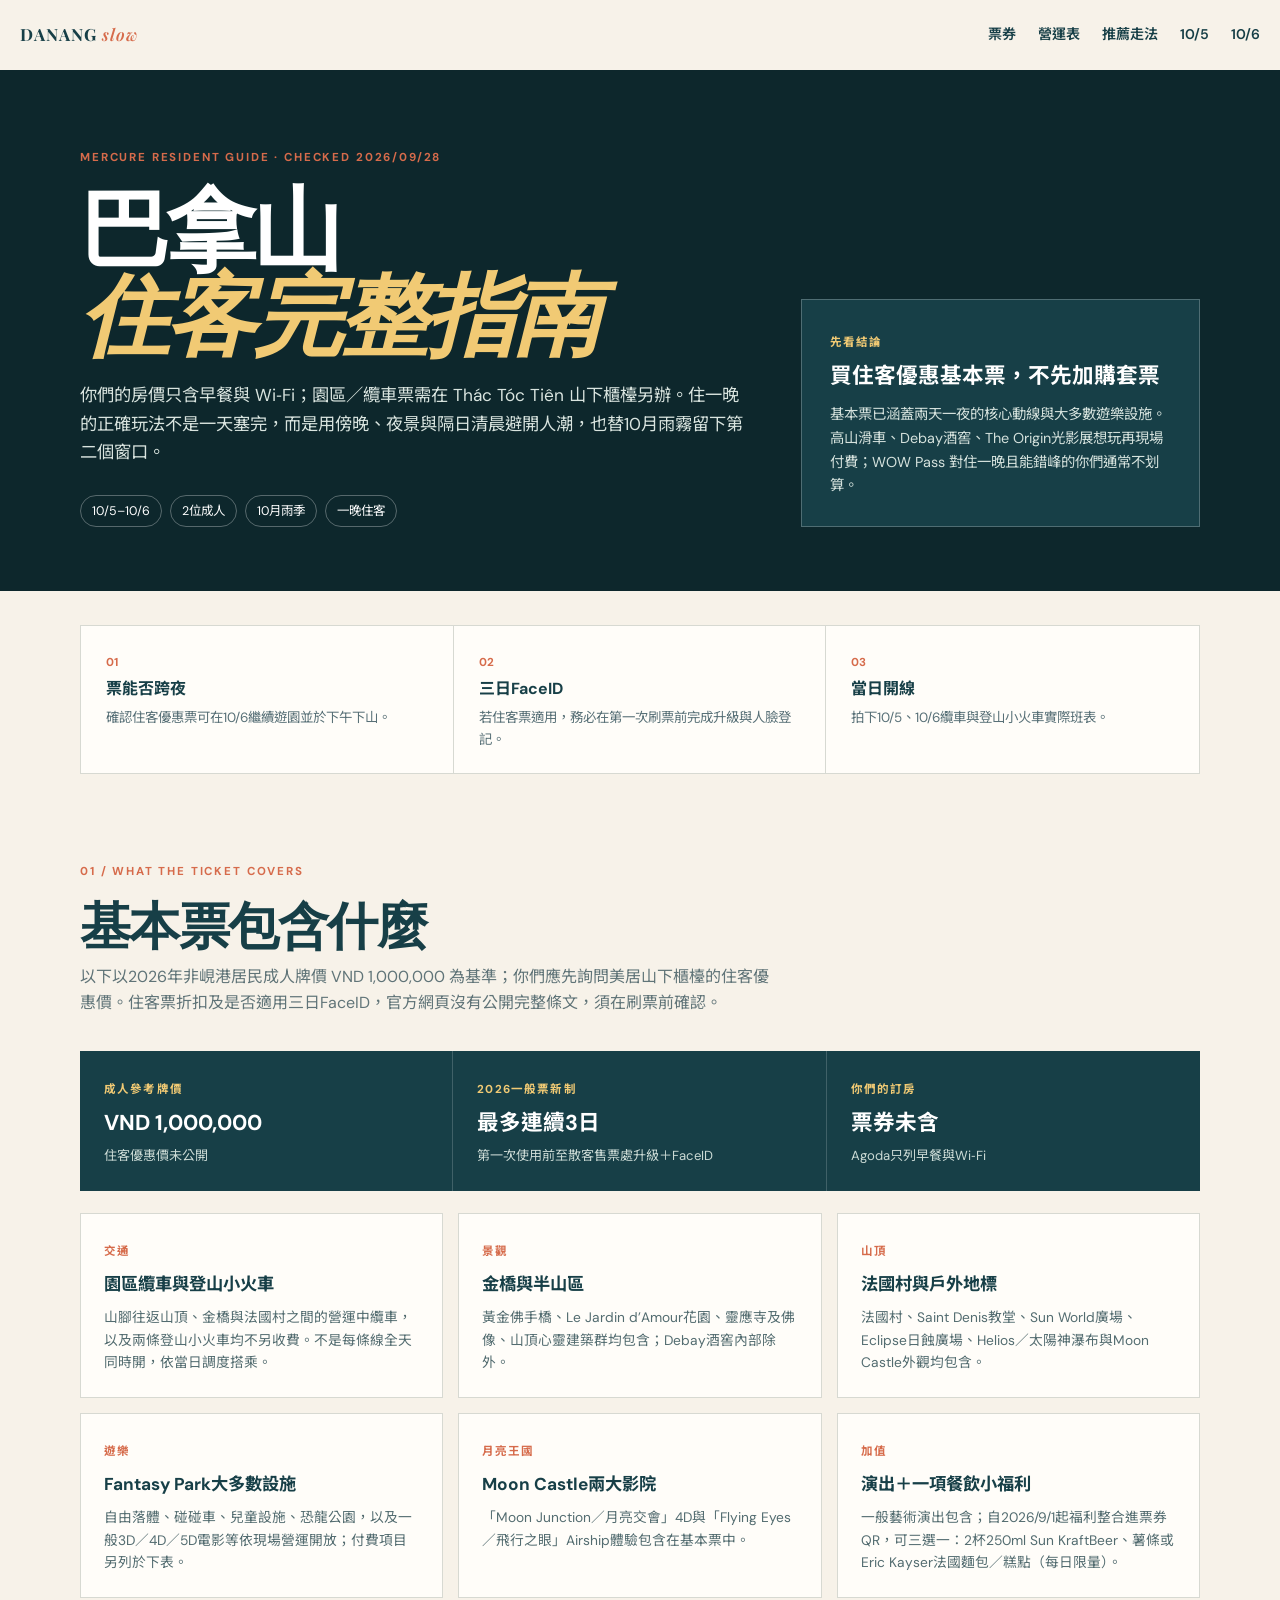
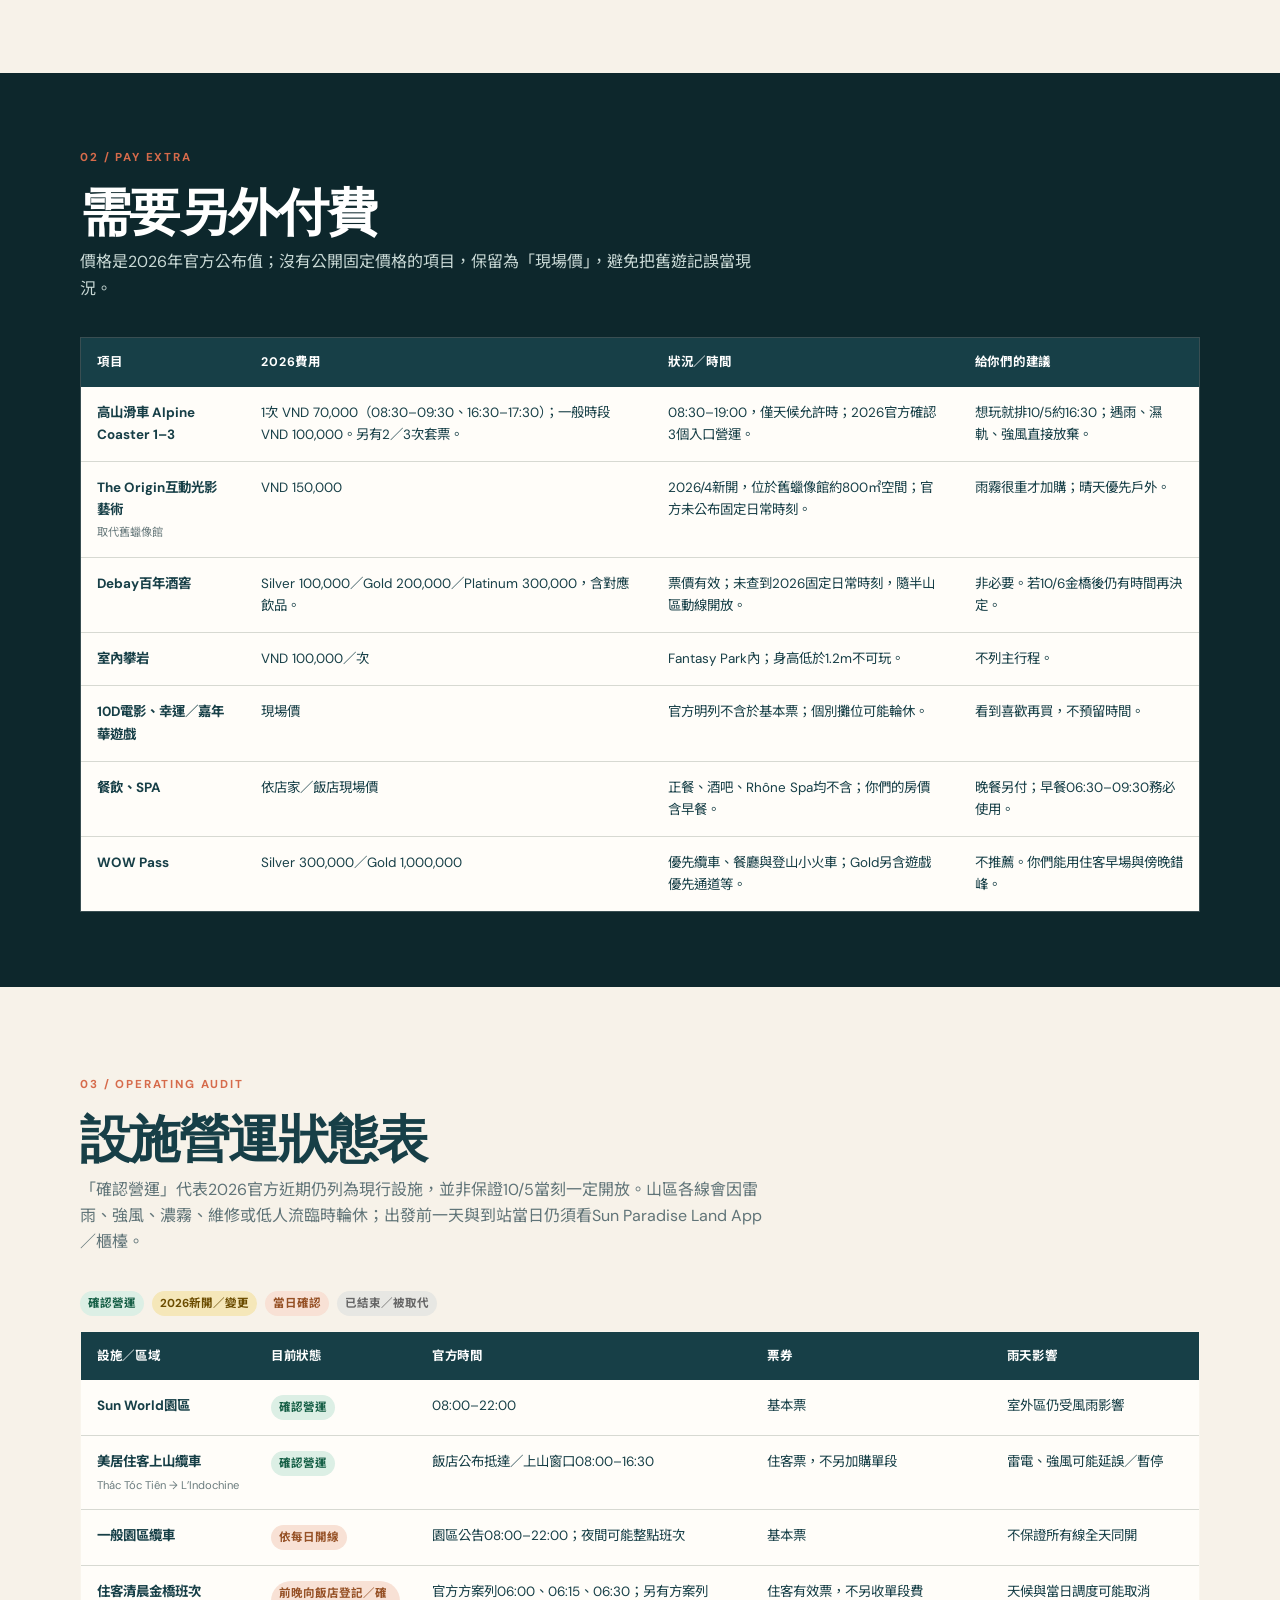
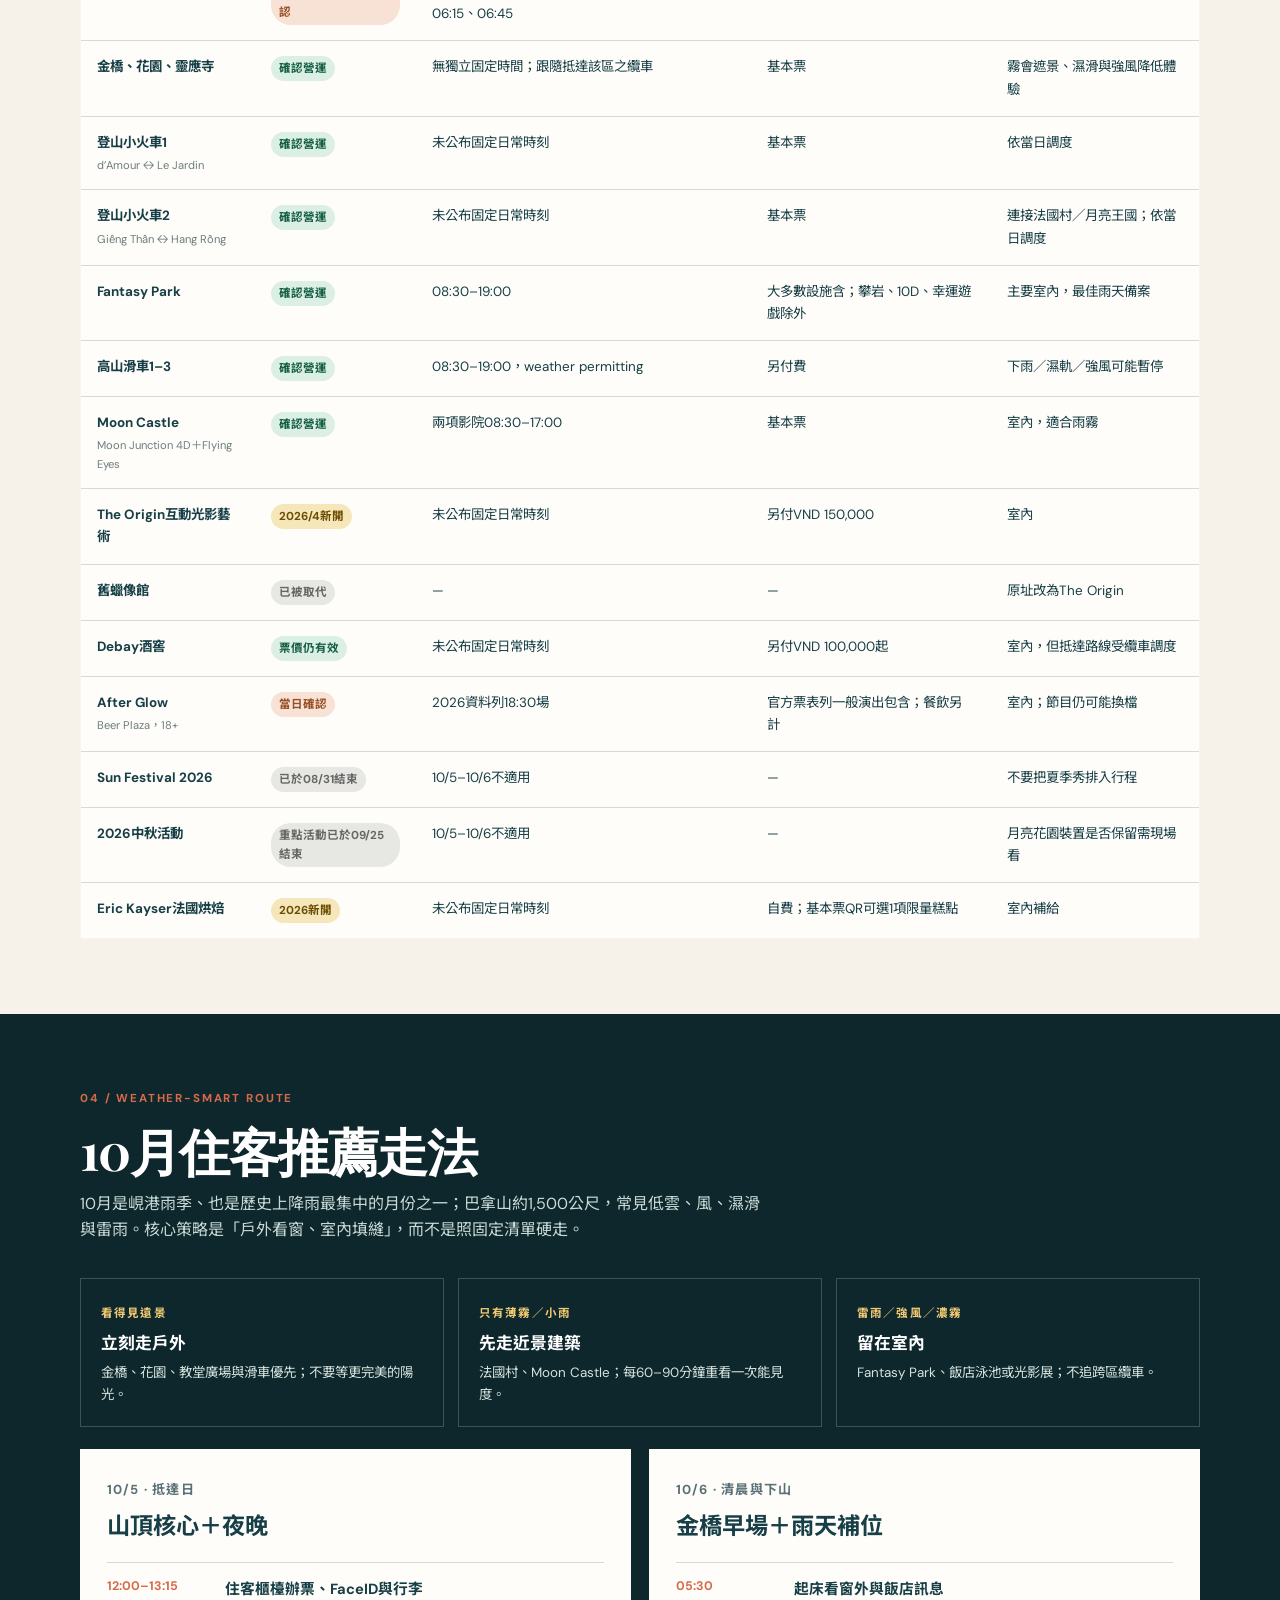
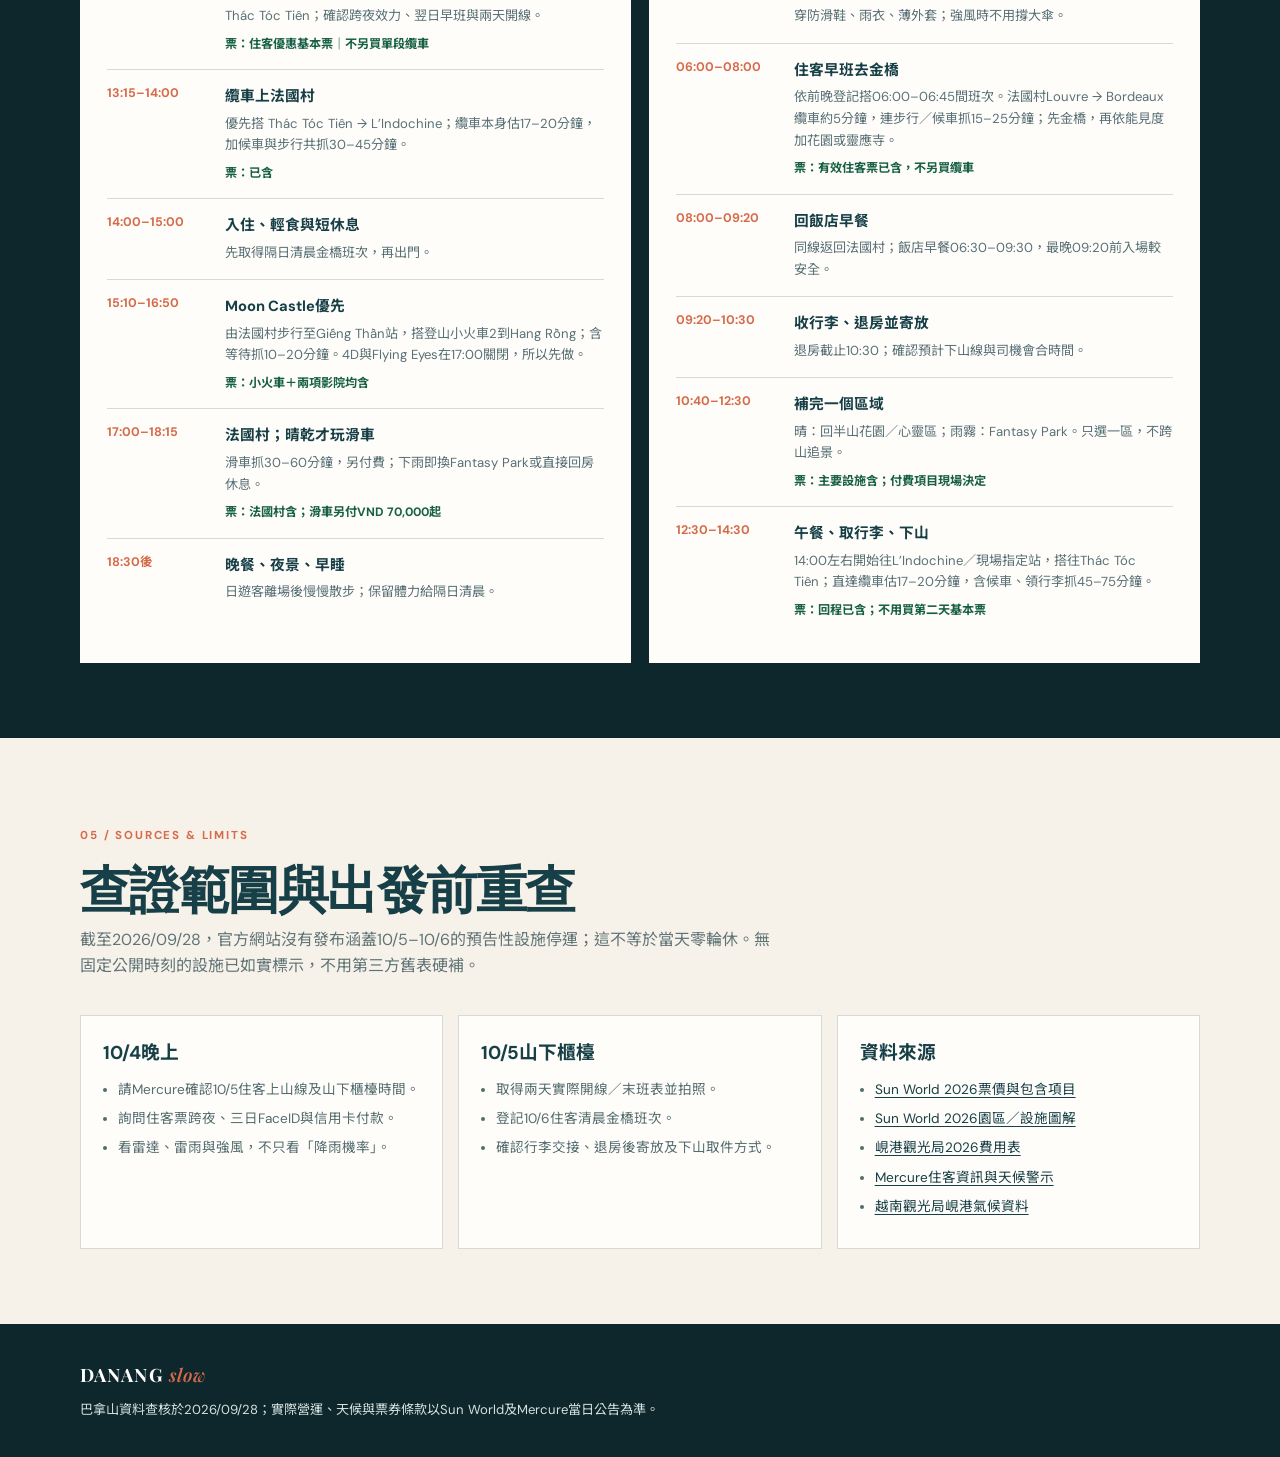
<file: bana.html>
<!doctype html>
<html lang="zh-Hant">
  <head>
    <meta charset="UTF-8" />
    <meta name="viewport" content="width=device-width, initial-scale=1.0" />
    <meta name="theme-color" content="#173f47" />
    <meta name="description" content="2026 巴拿山美居住客指南：門票包含範圍、自費設施、營運狀態、纜車動線與10月雨季玩法。" />
    <meta name="robots" content="noindex, nofollow, nosnippet, noimageindex" />
    <title>巴拿山住客指南｜峴港慢旅行</title>
    <link rel="preconnect" href="https://fonts.googleapis.com" />
    <link rel="preconnect" href="https://fonts.gstatic.com" crossorigin />
    <link href="https://fonts.googleapis.com/css2?family=DM+Sans:wght@400;500;600;700&family=Noto+Sans+TC:wght@400;500;600;700&family=Playfair+Display:ital,wght@0,600;0,700;1,600&display=swap" rel="stylesheet" />
    <link rel="stylesheet" href="site.css" />
    <link rel="stylesheet" href="bana.css?v=20260928-guide" />
  </head>
  <body>
    <header class="topbar guide-topbar">
      <a class="brand" href="index.html">DANANG <em>slow</em></a>
      <nav aria-label="巴拿山指南導覽"><a href="#ticket">票券</a><a href="#status">營運表</a><a href="#route">推薦走法</a><a href="days/2026-10-05.html">10/5</a><a href="days/2026-10-06.html">10/6</a></nav>
    </header>

    <main>
      <section class="guide-hero">
        <div class="wrap guide-hero-grid">
          <div>
            <p class="eyebrow">MERCURE RESIDENT GUIDE · CHECKED 2026/09/28</p>
            <h1>巴拿山<br /><em>住客完整指南</em></h1>
            <p class="lead">你們的房價只含早餐與 Wi‑Fi；園區／纜車票需在 Thác Tóc Tiên 山下櫃檯另辦。住一晚的正確玩法不是一天塞完，而是用傍晚、夜景與隔日清晨避開人潮，也替10月雨霧留下第二個窗口。</p>
            <div class="guide-pills"><span>10/5–10/6</span><span>2位成人</span><span>10月雨季</span><span>一晚住客</span></div>
          </div>
          <aside class="guide-verdict">
            <span>先看結論</span>
            <strong>買住客優惠基本票，不先加購套票</strong>
            <p>基本票已涵蓋兩天一夜的核心動線與大多數遊樂設施。高山滑車、Debay酒窖、The Origin光影展想玩再現場付費；WOW Pass 對住一晚且能錯峰的你們通常不划算。</p>
          </aside>
        </div>
      </section>

      <section class="guide-strip wrap" aria-label="到場必問">
        <div><span>01</span><strong>票能否跨夜</strong><p>確認住客優惠票可在10/6繼續遊園並於下午下山。</p></div>
        <div><span>02</span><strong>三日FaceID</strong><p>若住客票適用，務必在第一次刷票前完成升級與人臉登記。</p></div>
        <div><span>03</span><strong>當日開線</strong><p>拍下10/5、10/6纜車與登山小火車實際班表。</p></div>
      </section>

      <section id="ticket" class="section wrap guide-section">
        <div class="section-heading"><p class="eyebrow">01 / WHAT THE TICKET COVERS</p><h2>基本票包含什麼</h2><p>以下以2026年非峴港居民成人牌價 VND 1,000,000 為基準；你們應先詢問美居山下櫃檯的住客優惠價。住客票折扣及是否適用三日FaceID，官方網頁沒有公開完整條文，須在刷票前確認。</p></div>
        <div class="ticket-banner">
          <div><span>成人參考牌價</span><strong>VND 1,000,000</strong><p>住客優惠價未公開</p></div>
          <div><span>2026一般票新制</span><strong>最多連續3日</strong><p>第一次使用前至散客售票處升級＋FaceID</p></div>
          <div><span>你們的訂房</span><strong>票券未含</strong><p>Agoda只列早餐與Wi‑Fi</p></div>
        </div>
        <div class="included-grid">
          <article><span>交通</span><h3>園區纜車與登山小火車</h3><p>山腳往返山頂、金橋與法國村之間的營運中纜車，以及兩條登山小火車均不另收費。不是每條線全天同時開，依當日調度搭乘。</p></article>
          <article><span>景觀</span><h3>金橋與半山區</h3><p>黃金佛手橋、Le Jardin d’Amour花園、靈應寺及佛像、山頂心靈建築群均包含；Debay酒窖內部除外。</p></article>
          <article><span>山頂</span><h3>法國村與戶外地標</h3><p>法國村、Saint Denis教堂、Sun World廣場、Eclipse日蝕廣場、Helios／太陽神瀑布與Moon Castle外觀均包含。</p></article>
          <article><span>遊樂</span><h3>Fantasy Park大多數設施</h3><p>自由落體、碰碰車、兒童設施、恐龍公園，以及一般3D／4D／5D電影等依現場營運開放；付費項目另列於下表。</p></article>
          <article><span>月亮王國</span><h3>Moon Castle兩大影院</h3><p>「Moon Junction／月亮交會」4D與「Flying Eyes／飛行之眼」Airship體驗包含在基本票中。</p></article>
          <article><span>加值</span><h3>演出＋一項餐飲小福利</h3><p>一般藝術演出包含；自2026/9/1起福利整合進票券QR，可三選一：2杯250ml Sun KraftBeer、薯條或Eric Kayser法國麵包／糕點（每日限量）。</p></article>
        </div>
      </section>

      <section class="section extra-section">
        <div class="wrap">
          <div class="section-heading light"><p class="eyebrow">02 / PAY EXTRA</p><h2>需要另外付費</h2><p>價格是2026年官方公布值；沒有公開固定價格的項目，保留為「現場價」，避免把舊遊記誤當現況。</p></div>
          <div class="fee-table-wrap"><table class="guide-table fee-table">
            <thead><tr><th>項目</th><th>2026費用</th><th>狀況／時間</th><th>給你們的建議</th></tr></thead>
            <tbody>
              <tr><td><strong>高山滑車 Alpine Coaster 1–3</strong></td><td>1次 VND 70,000（08:30–09:30、16:30–17:30）；一般時段 VND 100,000。另有2／3次套票。</td><td>08:30–19:00，僅天候允許時；2026官方確認3個入口營運。</td><td>想玩就排10/5約16:30；遇雨、濕軌、強風直接放棄。</td></tr>
              <tr><td><strong>The Origin互動光影藝術</strong><small>取代舊蠟像館</small></td><td>VND 150,000</td><td>2026/4新開，位於舊蠟像館約800㎡空間；官方未公布固定日常時刻。</td><td>雨霧很重才加購；晴天優先戶外。</td></tr>
              <tr><td><strong>Debay百年酒窖</strong></td><td>Silver 100,000／Gold 200,000／Platinum 300,000，含對應飲品。</td><td>票價有效；未查到2026固定日常時刻，隨半山區動線開放。</td><td>非必要。若10/6金橋後仍有時間再決定。</td></tr>
              <tr><td><strong>室內攀岩</strong></td><td>VND 100,000／次</td><td>Fantasy Park內；身高低於1.2m不可玩。</td><td>不列主行程。</td></tr>
              <tr><td><strong>10D電影、幸運／嘉年華遊戲</strong></td><td>現場價</td><td>官方明列不含於基本票；個別攤位可能輪休。</td><td>看到喜歡再買，不預留時間。</td></tr>
              <tr><td><strong>餐飲、SPA</strong></td><td>依店家／飯店現場價</td><td>正餐、酒吧、Rhône Spa均不含；你們的房價含早餐。</td><td>晚餐另付；早餐06:30–09:30務必使用。</td></tr>
              <tr><td><strong>WOW Pass</strong></td><td>Silver 300,000／Gold 1,000,000</td><td>優先纜車、餐廳與登山小火車；Gold另含遊戲優先通道等。</td><td>不推薦。你們能用住客早場與傍晚錯峰。</td></tr>
            </tbody>
          </table></div>
        </div>
      </section>

      <section id="status" class="section wrap guide-section">
        <div class="section-heading"><p class="eyebrow">03 / OPERATING AUDIT</p><h2>設施營運狀態表</h2><p>「確認營運」代表2026官方近期仍列為現行設施，並非保證10/5當刻一定開放。山區各線會因雷雨、強風、濃霧、維修或低人流臨時輪休；出發前一天與到站當日仍須看Sun Paradise Land App／櫃檯。</p></div>
        <div class="status-key"><span class="confirmed">確認營運</span><span class="new">2026新開／變更</span><span class="daily">當日確認</span><span class="ended">已結束／被取代</span></div>
        <div class="fee-table-wrap"><table class="guide-table status-table">
          <thead><tr><th>設施／區域</th><th>目前狀態</th><th>官方時間</th><th>票券</th><th>雨天影響</th></tr></thead>
          <tbody>
            <tr><td><strong>Sun World園區</strong></td><td><span class="confirmed">確認營運</span></td><td>08:00–22:00</td><td>基本票</td><td>室外區仍受風雨影響</td></tr>
            <tr><td><strong>美居住客上山纜車</strong><small>Thác Tóc Tiên → L’Indochine</small></td><td><span class="confirmed">確認營運</span></td><td>飯店公布抵達／上山窗口08:00–16:30</td><td>住客票，不另加購單段</td><td>雷電、強風可能延誤／暫停</td></tr>
            <tr><td><strong>一般園區纜車</strong></td><td><span class="daily">依每日開線</span></td><td>園區公告08:00–22:00；夜間可能整點班次</td><td>基本票</td><td>不保證所有線全天同開</td></tr>
            <tr><td><strong>住客清晨金橋班次</strong></td><td><span class="daily">前晚向飯店登記／確認</span></td><td>官方方案列06:00、06:15、06:30；另有方案列06:15、06:45</td><td>住客有效票，不另收單段費</td><td>天候與當日調度可能取消</td></tr>
            <tr><td><strong>金橋、花園、靈應寺</strong></td><td><span class="confirmed">確認營運</span></td><td>無獨立固定時間；跟隨抵達該區之纜車</td><td>基本票</td><td>霧會遮景、濕滑與強風降低體驗</td></tr>
            <tr><td><strong>登山小火車1</strong><small>d’Amour ↔ Le Jardin</small></td><td><span class="confirmed">確認營運</span></td><td>未公布固定日常時刻</td><td>基本票</td><td>依當日調度</td></tr>
            <tr><td><strong>登山小火車2</strong><small>Giếng Thần ↔ Hang Rồng</small></td><td><span class="confirmed">確認營運</span></td><td>未公布固定日常時刻</td><td>基本票</td><td>連接法國村／月亮王國；依當日調度</td></tr>
            <tr><td><strong>Fantasy Park</strong></td><td><span class="confirmed">確認營運</span></td><td>08:30–19:00</td><td>大多數設施含；攀岩、10D、幸運遊戲除外</td><td>主要室內，最佳雨天備案</td></tr>
            <tr><td><strong>高山滑車1–3</strong></td><td><span class="confirmed">確認營運</span></td><td>08:30–19:00，weather permitting</td><td>另付費</td><td>下雨／濕軌／強風可能暫停</td></tr>
            <tr><td><strong>Moon Castle</strong><small>Moon Junction 4D＋Flying Eyes</small></td><td><span class="confirmed">確認營運</span></td><td>兩項影院08:30–17:00</td><td>基本票</td><td>室內，適合雨霧</td></tr>
            <tr><td><strong>The Origin互動光影藝術</strong></td><td><span class="new">2026/4新開</span></td><td>未公布固定日常時刻</td><td>另付VND 150,000</td><td>室內</td></tr>
            <tr><td><strong>舊蠟像館</strong></td><td><span class="ended">已被取代</span></td><td>—</td><td>—</td><td>原址改為The Origin</td></tr>
            <tr><td><strong>Debay酒窖</strong></td><td><span class="confirmed">票價仍有效</span></td><td>未公布固定日常時刻</td><td>另付VND 100,000起</td><td>室內，但抵達路線受纜車調度</td></tr>
            <tr><td><strong>After Glow</strong><small>Beer Plaza，18+</small></td><td><span class="daily">當日確認</span></td><td>2026資料列18:30場</td><td>官方票表列一般演出包含；餐飲另計</td><td>室內；節目仍可能換檔</td></tr>
            <tr><td><strong>Sun Festival 2026</strong></td><td><span class="ended">已於08/31結束</span></td><td>10/5–10/6不適用</td><td>—</td><td>不要把夏季秀排入行程</td></tr>
            <tr><td><strong>2026中秋活動</strong></td><td><span class="ended">重點活動已於09/25結束</span></td><td>10/5–10/6不適用</td><td>—</td><td>月亮花園裝置是否保留需現場看</td></tr>
            <tr><td><strong>Eric Kayser法國烘焙</strong></td><td><span class="new">2026新開</span></td><td>未公布固定日常時刻</td><td>自費；基本票QR可選1項限量糕點</td><td>室內補給</td></tr>
          </tbody>
        </table></div>
      </section>

      <section id="route" class="section route-section">
        <div class="wrap">
          <div class="section-heading light"><p class="eyebrow">04 / WEATHER-SMART ROUTE</p><h2>10月住客推薦走法</h2><p>10月是峴港雨季、也是歷史上降雨最集中的月份之一；巴拿山約1,500公尺，常見低雲、風、濕滑與雷雨。核心策略是「戶外看窗、室內填縫」，而不是照固定清單硬走。</p></div>
          <div class="weather-rules">
            <article><span>看得見遠景</span><strong>立刻走戶外</strong><p>金橋、花園、教堂廣場與滑車優先；不要等更完美的陽光。</p></article>
            <article><span>只有薄霧／小雨</span><strong>先走近景建築</strong><p>法國村、Moon Castle；每60–90分鐘重看一次能見度。</p></article>
            <article><span>雷雨／強風／濃霧</span><strong>留在室內</strong><p>Fantasy Park、飯店泳池或光影展；不追跨區纜車。</p></article>
          </div>
          <div class="route-days">
            <article class="route-day"><p>10/5 · 抵達日</p><h3>山頂核心＋夜晚</h3><ol>
              <li><time>12:00–13:15</time><div><strong>住客櫃檯辦票、FaceID與行李</strong><p>Thác Tóc Tiên；確認跨夜效力、翌日早班與兩天開線。</p><em>票：住客優惠基本票｜不另買單段纜車</em></div></li>
              <li><time>13:15–14:00</time><div><strong>纜車上法國村</strong><p>優先搭 Thác Tóc Tiên → L’Indochine；纜車本身估17–20分鐘，加候車與步行共抓30–45分鐘。</p><em>票：已含</em></div></li>
              <li><time>14:00–15:00</time><div><strong>入住、輕食與短休息</strong><p>先取得隔日清晨金橋班次，再出門。</p></div></li>
              <li><time>15:10–16:50</time><div><strong>Moon Castle優先</strong><p>由法國村步行至Giếng Thần站，搭登山小火車2到Hang Rồng；含等待抓10–20分鐘。4D與Flying Eyes在17:00關閉，所以先做。</p><em>票：小火車＋兩項影院均含</em></div></li>
              <li><time>17:00–18:15</time><div><strong>法國村；晴乾才玩滑車</strong><p>滑車抓30–60分鐘，另付費；下雨即換Fantasy Park或直接回房休息。</p><em>票：法國村含；滑車另付VND 70,000起</em></div></li>
              <li><time>18:30後</time><div><strong>晚餐、夜景、早睡</strong><p>日遊客離場後慢慢散步；保留體力給隔日清晨。</p></div></li>
            </ol></article>
            <article class="route-day"><p>10/6 · 清晨與下山</p><h3>金橋早場＋雨天補位</h3><ol>
              <li><time>05:30</time><div><strong>起床看窗外與飯店訊息</strong><p>穿防滑鞋、雨衣、薄外套；強風時不用撐大傘。</p></div></li>
              <li><time>06:00–08:00</time><div><strong>住客早班去金橋</strong><p>依前晚登記搭06:00–06:45間班次。法國村Louvre → Bordeaux纜車約5分鐘，連步行／候車抓15–25分鐘；先金橋，再依能見度加花園或靈應寺。</p><em>票：有效住客票已含，不另買纜車</em></div></li>
              <li><time>08:00–09:20</time><div><strong>回飯店早餐</strong><p>同線返回法國村；飯店早餐06:30–09:30，最晚09:20前入場較安全。</p></div></li>
              <li><time>09:20–10:30</time><div><strong>收行李、退房並寄放</strong><p>退房截止10:30；確認預計下山線與司機會合時間。</p></div></li>
              <li><time>10:40–12:30</time><div><strong>補完一個區域</strong><p>晴：回半山花園／心靈區；雨霧：Fantasy Park。只選一區，不跨山追景。</p><em>票：主要設施含；付費項目現場決定</em></div></li>
              <li><time>12:30–14:30</time><div><strong>午餐、取行李、下山</strong><p>14:00左右開始往L’Indochine／現場指定站，搭往Thác Tóc Tiên；直達纜車估17–20分鐘，含候車、領行李抓45–75分鐘。</p><em>票：回程已含；不用買第二天基本票</em></div></li>
            </ol></article>
          </div>
        </div>
      </section>

      <section class="section wrap guide-section">
        <div class="section-heading"><p class="eyebrow">05 / SOURCES & LIMITS</p><h2>查證範圍與出發前重查</h2><p>截至2026/09/28，官方網站沒有發布涵蓋10/5–10/6的預告性設施停運；這不等於當天零輪休。無固定公開時刻的設施已如實標示，不用第三方舊表硬補。</p></div>
        <div class="checklist-grid">
          <article><h3>10/4晚上</h3><ul><li>請Mercure確認10/5住客上山線及山下櫃檯時間。</li><li>詢問住客票跨夜、三日FaceID與信用卡付款。</li><li>看雷達、雷雨與強風，不只看「降雨機率」。</li></ul></article>
          <article><h3>10/5山下櫃檯</h3><ul><li>取得兩天實際開線／末班表並拍照。</li><li>登記10/6住客清晨金橋班次。</li><li>確認行李交接、退房後寄放及下山取件方式。</li></ul></article>
          <article><h3>資料來源</h3><ul class="source-list"><li><a href="https://sunworld.vn/en/banahills/sunworld-news/price-list-tickets-services-sun-world-ba-na-hills-year-2026-19796" target="_blank" rel="noopener">Sun World 2026票價與包含項目</a></li><li><a href="https://sunworld.vn/banahills/tin-tuc-sunworld/sun-world-ba-na-hills-so-do-chi-tiet-huong-dan-tham-quan-tron-ven-2026-19250" target="_blank" rel="noopener">Sun World 2026園區／設施圖解</a></li><li><a href="https://danangfantasticity.com/en/kham-pha/gia-ve-va-quy-dinh-sun-world-ba-na-hills-2026" target="_blank" rel="noopener">峴港觀光局2026費用表</a></li><li><a href="https://www.mercure-danang-banahills-french-village.com/" target="_blank" rel="noopener">Mercure住客資訊與天候警示</a></li><li><a href="https://vietnamtourism.vn/en/index.php/about/items/2533" target="_blank" rel="noopener">越南觀光局峴港氣候資料</a></li></ul></article>
        </div>
      </section>
    </main>
    <footer><span>DANANG <em>slow</em></span><p>巴拿山資料查核於2026/09/28；實際營運、天候與票券條款以Sun World及Mercure當日公告為準。</p></footer>
  </body>
</html>
</file>
<file: site.css>
:root{--ink:#173f47;--deep:#0d272c;--cream:#f7f2e9;--paper:#fffdf9;--coral:#d66b4b;--gold:#d7a843;--mist:#dce7e3;--line:#d7d9d2}*{box-sizing:border-box}html{scroll-behavior:smooth}body{margin:0;background:var(--cream);color:var(--ink);font-family:"DM Sans","Noto Sans TC",sans-serif;line-height:1.65}.wrap{width:min(1120px,calc(100% - 40px));margin:auto}.topbar{height:70px;width:min(1240px,calc(100% - 40px));margin:auto;display:flex;align-items:center;justify-content:space-between}.brand,footer span{font-family:"Playfair Display",serif;font-weight:700;letter-spacing:.06em;color:var(--ink);text-decoration:none;font-size:1.05rem}.brand em,footer em{color:var(--coral);font-weight:600}.topbar nav{display:flex;gap:22px}.topbar nav a{color:var(--ink);text-decoration:none;font-size:.88rem;font-weight:600}.hero{max-width:1240px;min-height:595px;margin:0 auto 38px;border-radius:26px;overflow:hidden;background:var(--deep);display:grid;grid-template-columns:1.04fr .96fr;color:white}.hero-copy{padding:100px 8% 70px;align-self:center}.eyebrow{font-size:.72rem;letter-spacing:.16em;font-weight:700;color:var(--coral);margin:0 0 14px}.hero h1{font:700 clamp(3.1rem,6vw,5.6rem)/.98 "Playfair Display",serif;letter-spacing:-.04em;margin:0}.hero h1 em{font-weight:600;color:#f1ca74}.lead{font-size:1.08rem;max-width:430px;color:#d9e4df;margin:28px 0}.hero-pills{display:flex;flex-wrap:wrap;gap:8px;margin:25px 0}.hero-pills span{font-size:.8rem;border:1px solid rgba(255,255,255,.34);padding:5px 11px;border-radius:30px}.button{background:var(--coral);border:0;border-radius:2px;padding:14px 18px;color:white;font-weight:700;text-decoration:none;display:inline-flex;gap:20px;align-items:center;cursor:pointer;font-family:inherit}.button.dark{background:var(--ink)}.hero-image{margin:0;position:relative;min-height:460px}.hero-image:after{content:"";position:absolute;inset:0;background:linear-gradient(90deg,rgba(13,39,44,.35),transparent 35%)}.hero-image img{width:100%;height:100%;object-fit:cover}.hero-image figcaption{position:absolute;right:16px;bottom:12px;z-index:1}.hero-image a{color:white;font-size:.68rem;text-decoration:none;opacity:.85}.trip-strip{display:grid;grid-template-columns:repeat(3,1fr);background:var(--paper);border:1px solid var(--line);margin-bottom:92px}.trip-strip>div{padding:24px 28px;border-right:1px solid var(--line)}.trip-strip>div:last-child{border:0}.trip-strip span,.day-meta,.place-card span{font-size:.72rem;font-weight:700;letter-spacing:.1em;color:var(--coral);text-transform:uppercase}.trip-strip strong{display:block;font-size:1rem;margin-top:3px}.trip-strip p{font-size:.86rem;margin:3px 0 0;color:#587077}.section{padding:75px 0}.section-heading{max-width:690px;margin-bottom:35px}.section-heading h2{font:700 clamp(2.2rem,4vw,3.5rem)/1.1 "Playfair Display",serif;letter-spacing:-.03em;margin:0 0 12px}.section-heading>p:last-child{margin:0;color:#607478}.schedule-grid{display:grid;grid-template-columns:repeat(2,1fr);gap:22px}.day-card{background:var(--paper);border:1px solid var(--line);display:grid;grid-template-columns:185px 1fr;min-height:305px}.day-card>img{width:100%;height:100%;object-fit:cover}.day-content{padding:20px 22px;display:flex;flex-direction:column}.day-meta{display:flex;justify-content:space-between}.day-card h3{font:700 1.45rem/1.25 "Noto Sans TC",sans-serif;margin:10px 0 4px}.focus{font-size:.87rem;color:#5d7476;margin:0}.day-card ol{font-size:.86rem;padding-left:1.25em;margin:14px 0}.day-card li{padding-left:2px;margin:4px 0}.card-bottom{margin-top:auto;display:flex;justify-content:space-between;align-items:center;font-size:.78rem}.card-bottom span{color:#5f7974;background:#e8f0ec;padding:4px 8px}.card-bottom a,.stay-card a,.event-card a,.place-card a{color:var(--ink);font-weight:700;text-underline-offset:3px}.stays-section{background:var(--deep);color:white}.light h2{color:white}.light>p:last-child{color:#c9d9d6}.stay-grid{display:grid;grid-template-columns:repeat(3,1fr);gap:15px}.stay-card{background:#f2ece0;color:var(--ink);padding:28px;min-height:280px;display:flex;flex-direction:column}.stay-card>p:first-child{color:var(--coral);font-size:.78rem;font-weight:700;margin:0}.stay-card h3{font:700 1.55rem/1.2 "Playfair Display",serif;margin:10px 0}.stay-card strong{font-size:.88rem}.stay-notes{color:#50696b;font-size:.87rem}.stay-card a{margin-top:auto;font-size:.87rem}.event-grid{display:grid;grid-template-columns:repeat(2,1fr);gap:16px}.event-card{background:var(--paper);border-left:4px solid var(--gold);padding:25px}.event-card h3{font:700 1.25rem/1.3 "Noto Sans TC",sans-serif;margin:10px 0}.event-card p{font-size:.9rem;color:#50696b}.event-status{font-size:.72rem;background:#f6e8c5;padding:4px 8px;font-weight:700}.place-section{background:#e3ece7}.place-grid{display:grid;grid-template-columns:repeat(5,1fr);gap:12px}.place-card{background:var(--paper);min-width:0}.place-card img{height:170px;width:100%;object-fit:cover}.place-card div{padding:15px}.place-card h3{font:700 1.15rem/1.25 "Noto Sans TC",sans-serif;margin:7px 0}.place-card p{font-size:.83rem;color:#50696b;margin:0 0 14px}.place-card a{font-size:.8rem}.notes-section{padding-bottom:100px}.note-panel{background:var(--paper);border:1px solid var(--line);padding:22px}.note-panel textarea{width:100%;border:1px solid #bdc9c2;background:#fbfaf6;padding:14px;font:inherit;color:var(--ink);resize:vertical}.note-panel>div{margin-top:12px;display:flex;justify-content:space-between;align-items:center}.note-panel span{font-size:.82rem;color:#5b7374}footer{background:var(--deep);color:#d4e1dc;padding:36px max(20px,calc((100% - 1120px)/2));font-size:.82rem}footer span{color:white;font-size:1.15rem}footer p{margin:9px 0 0}@media(max-width:850px){.hero{grid-template-columns:1fr}.hero-copy{padding:74px 8% 50px}.hero-image{height:320px}.trip-strip{grid-template-columns:1fr}.trip-strip>div{border-right:0;border-bottom:1px solid var(--line)}.schedule-grid,.event-grid{grid-template-columns:1fr}.place-grid{grid-template-columns:repeat(2,1fr)}.stay-grid{grid-template-columns:1fr}.day-card{grid-template-columns:130px 1fr}}@media(max-width:560px){.topbar{height:auto;padding:18px 0;align-items:flex-start}.topbar nav{gap:10px;flex-wrap:wrap;justify-content:flex-end}.topbar nav a{font-size:.76rem}.hero{border-radius:0}.hero h1{font-size:3.25rem}.hero-image{height:250px}.wrap{width:min(100% - 28px,1120px)}.section{padding:60px 0}.day-card{grid-template-columns:1fr}.day-card>img{height:185px}.place-grid{grid-template-columns:1fr 1fr}.place-card img{height:130px}.note-panel>div{gap:14px;align-items:flex-end}.button{padding:12px 14px}}
</file>
<file: bana.css>
.bana-section {
  background: #173f47;
  color: white;
}

.bana-alert {
  display: grid;
  grid-template-columns: 190px 1fr;
  gap: 20px;
  border: 1px solid rgba(255, 255, 255, 0.25);
  background: #214c52;
  padding: 20px 24px;
  margin-bottom: 24px;
}

.bana-alert strong,
.bana-decision span,
.bana-practical h3 { color: #f1ca74; }
.bana-alert span { color: #dce7e3; font-size: 0.92rem; }
.bana-plan { display: grid; grid-template-columns: 1fr 1fr; gap: 18px; }
.bana-day { background: var(--paper); color: var(--ink); padding: 27px; }
.bana-day > p { margin: 0; color: var(--coral); font-size: 0.75rem; font-weight: 700; letter-spacing: 0.12em; }
.bana-day > h3 { font: 700 1.45rem/1.25 "Noto Sans TC", sans-serif; margin: 7px 0 20px; }
.bana-day ol { list-style: none; margin: 0; padding: 0; }
.bana-day li { display: grid; grid-template-columns: 90px 1fr; gap: 13px; padding: 12px 0; border-top: 1px solid var(--line); }
.bana-day time { font-size: 0.78rem; color: var(--coral); font-weight: 700; }
.bana-day li strong { font-size: 0.9rem; }
.bana-day li p { font-size: 0.82rem; color: #587077; margin: 3px 0 0; }

.bana-decision { display: grid; grid-template-columns: repeat(3, 1fr); margin: 18px 0; background: #0d272c; }
.bana-decision div { padding: 21px; border-right: 1px solid rgba(255, 255, 255, 0.16); }
.bana-decision div:last-child { border: 0; }
.bana-decision span { display: block; font-size: 0.74rem; font-weight: 700; letter-spacing: 0.08em; }
.bana-decision strong { display: block; font-size: 1.15rem; margin: 4px 0; }
.bana-decision p { font-size: 0.82rem; color: #c9d9d6; margin: 0; }

.bana-zones { display: grid; grid-template-columns: repeat(3, 1fr); gap: 15px; }
.bana-zone { background: #f2ece0; color: var(--ink); }
.bana-zone img { width: 100%; height: 190px; object-fit: cover; }
.bana-zone > div { padding: 18px; }
.bana-zone span { font-size: 0.72rem; color: var(--coral); font-weight: 700; }
.bana-zone h3 { font: 700 1.15rem/1.25 "Noto Sans TC", sans-serif; margin: 6px 0; }
.bana-zone p { font-size: 0.84rem; color: #50696b; }
.bana-zone a { color: var(--ink); font-size: 0.82rem; font-weight: 700; }

.bana-practical { display: grid; grid-template-columns: 1fr 1fr; gap: 18px; margin-top: 18px; }
.bana-practical article { border: 1px solid rgba(255, 255, 255, 0.22); padding: 22px; }
.bana-practical h3 { margin: 0 0 8px; font-size: 1rem; }
.bana-practical ul { margin: 0; padding-left: 1.1em; color: #dce7e3; font-size: 0.86rem; }
.bana-practical li { margin: 7px 0; }
.source-row { display: flex; flex-wrap: wrap; gap: 10px 18px; margin-top: 22px; font-size: 0.78rem; color: #c9d9d6; }
.source-row a { color: white; text-underline-offset: 3px; }

.guide-topbar { height: auto; min-height: 70px; padding: 12px 0; }
.guide-topbar nav { flex-wrap: wrap; justify-content: flex-end; }
.guide-hero { background: var(--deep); color: white; padding: 78px 0 64px; }
.guide-hero-grid { display: grid; grid-template-columns: 1.25fr .75fr; gap: 56px; align-items: end; }
.guide-hero h1 { font: 700 clamp(3.2rem, 7vw, 6rem)/.96 "Playfair Display", serif; letter-spacing: -.04em; margin: 0; }
.guide-hero h1 em { color: #f1ca74; font-weight: 600; }
.guide-hero .lead { max-width: 720px; }
.guide-pills { display: flex; flex-wrap: wrap; gap: 8px; }
.guide-pills span { border: 1px solid rgba(255,255,255,.3); border-radius: 30px; padding: 5px 11px; font-size: .78rem; }
.guide-verdict { border: 1px solid rgba(255,255,255,.24); padding: 28px; background: #173f47; }
.guide-verdict > span, .ticket-banner span, .weather-rules span { color: #f1ca74; font-size: .72rem; font-weight: 700; letter-spacing: .1em; text-transform: uppercase; }
.guide-verdict strong { display: block; font-size: 1.35rem; line-height: 1.35; margin: 8px 0 12px; }
.guide-verdict p { color: #d5e2dd; margin: 0; font-size: .9rem; }
.guide-strip { display: grid; grid-template-columns: repeat(3, 1fr); background: var(--paper); border: 1px solid var(--line); margin-top: 34px; }
.guide-strip > div { padding: 22px 25px; border-right: 1px solid var(--line); }
.guide-strip > div:last-child { border: 0; }
.guide-strip span { color: var(--coral); font-size: .72rem; font-weight: 700; }
.guide-strip strong { display: block; margin-top: 2px; }
.guide-strip p { color: #587077; font-size: .84rem; margin: 4px 0 0; }
.guide-section { padding-top: 88px; }
.ticket-banner { display: grid; grid-template-columns: repeat(3, 1fr); background: var(--ink); color: white; margin-bottom: 22px; }
.ticket-banner > div { padding: 24px; border-right: 1px solid rgba(255,255,255,.18); }
.ticket-banner > div:last-child { border: 0; }
.ticket-banner strong { display: block; font-size: 1.35rem; margin: 4px 0; }
.ticket-banner p { color: #cbdad5; margin: 0; font-size: .82rem; }
.included-grid { display: grid; grid-template-columns: repeat(3, 1fr); gap: 15px; }
.included-grid article { background: var(--paper); border: 1px solid var(--line); padding: 23px; }
.included-grid span { color: var(--coral); font-size: .72rem; font-weight: 700; letter-spacing: .08em; }
.included-grid h3 { font-size: 1.08rem; margin: 7px 0; }
.included-grid p { color: #536c70; font-size: .86rem; margin: 0; }
.extra-section, .route-section { background: var(--deep); color: white; }
.fee-table-wrap { overflow-x: auto; border: 1px solid rgba(255,255,255,.18); }
.guide-table { width: 100%; border-collapse: collapse; min-width: 900px; background: var(--paper); color: var(--ink); }
.guide-table th { background: #173f47; color: white; text-align: left; font-size: .78rem; letter-spacing: .06em; padding: 14px 16px; }
.guide-table td { padding: 15px 16px; border-bottom: 1px solid var(--line); vertical-align: top; font-size: .84rem; }
.guide-table tbody tr:last-child td { border-bottom: 0; }
.guide-table strong { display: block; }
.guide-table small { display: block; color: #6c7d7f; margin-top: 2px; }
.status-key { display: flex; flex-wrap: wrap; gap: 8px; margin-bottom: 15px; }
.status-key span, .status-table td > span { display: inline-block; padding: 3px 8px; font-size: .72rem; font-weight: 700; border-radius: 20px; }
.confirmed { color: #176047; background: #dcefe5; }
.new { color: #6b4c00; background: #f5e7b9; }
.daily { color: #965126; background: #f8e1d5; }
.ended { color: #666; background: #e7e7e3; }
.weather-rules { display: grid; grid-template-columns: repeat(3, 1fr); gap: 14px; margin-bottom: 22px; }
.weather-rules article { border: 1px solid rgba(255,255,255,.2); padding: 20px; }
.weather-rules strong { display: block; margin: 4px 0; font-size: 1.05rem; }
.weather-rules p { margin: 0; color: #d5e2dd; font-size: .84rem; }
.route-days { display: grid; grid-template-columns: 1fr 1fr; gap: 18px; }
.route-day { background: var(--paper); color: var(--ink); padding: 27px; }
.route-day > p { margin: 0; color: var(--coral); font-size: .74rem; font-weight: 700; letter-spacing: .1em; }
.route-day > h3 { margin: 6px 0 17px; font-size: 1.45rem; }
.route-day ol { list-style: none; padding: 0; margin: 0; }
.route-day li { display: grid; grid-template-columns: 105px 1fr; gap: 13px; padding: 13px 0; border-top: 1px solid var(--line); }
.route-day time { color: var(--coral); font-size: .78rem; font-weight: 700; }
.route-day strong { font-size: .92rem; }
.route-day p { margin: 3px 0; color: #587077; font-size: .82rem; }
.route-day em { color: #176047; font-size: .76rem; font-style: normal; font-weight: 700; }
.checklist-grid { display: grid; grid-template-columns: repeat(3, 1fr); gap: 15px; }
.checklist-grid article { background: var(--paper); border: 1px solid var(--line); padding: 22px; }
.checklist-grid h3 { margin: 0 0 10px; }
.checklist-grid ul { margin: 0; padding-left: 1.1em; color: #536c70; font-size: .85rem; }
.checklist-grid li { margin: 7px 0; }
.source-list a { color: var(--ink); text-underline-offset: 3px; }

@media (max-width: 850px) {
  .bana-plan, .bana-practical { grid-template-columns: 1fr; }
  .bana-zones { grid-template-columns: 1fr 1fr; }
  .bana-decision { grid-template-columns: 1fr; }
  .bana-decision div { border-right: 0; border-bottom: 1px solid rgba(255, 255, 255, 0.16); }
  .guide-hero-grid, .route-days { grid-template-columns: 1fr; }
  .guide-strip, .ticket-banner, .included-grid, .weather-rules, .checklist-grid { grid-template-columns: 1fr; }
  .guide-strip > div, .ticket-banner > div { border-right: 0; border-bottom: 1px solid var(--line); }
  .ticket-banner > div { border-bottom-color: rgba(255,255,255,.18); }
}

@media (max-width: 560px) {
  .bana-alert { grid-template-columns: 1fr; gap: 5px; }
  .bana-zones { grid-template-columns: 1fr; }
  .bana-day { padding: 20px; }
  .bana-day li { grid-template-columns: 76px 1fr; }
  .bana-zone img { height: 180px; }
  .guide-hero { padding: 58px 0 48px; }
  .guide-hero h1 { font-size: 3.3rem; }
  .guide-topbar nav { gap: 9px; }
  .route-day { padding: 20px; }
  .route-day li { grid-template-columns: 82px 1fr; }
}
</file>
